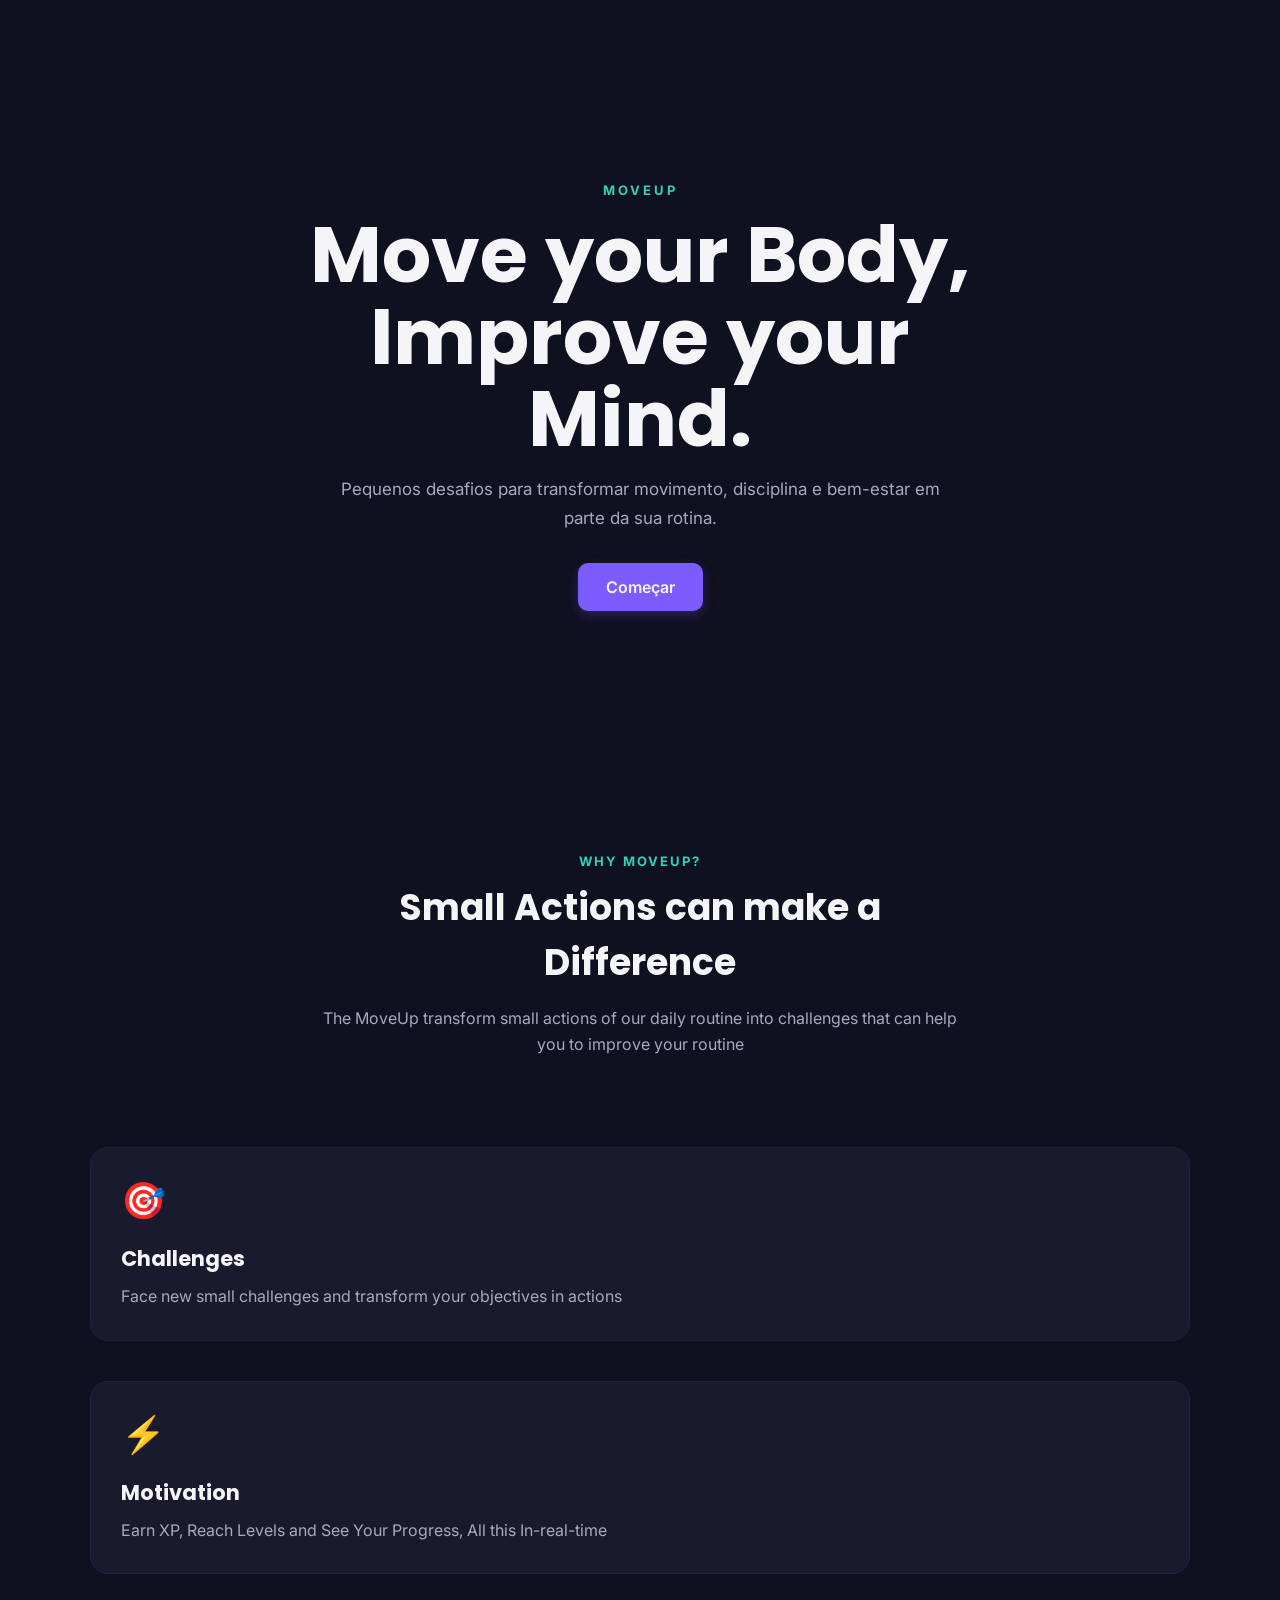
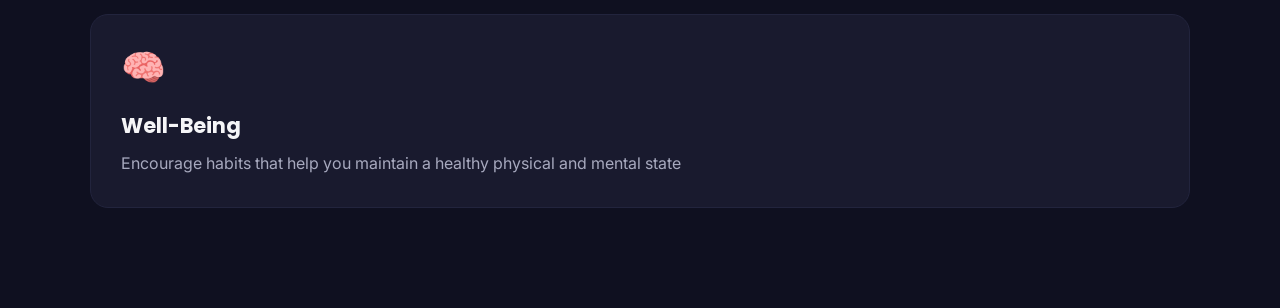
<file: index.html>
<!DOCTYPE html>
<html lang="pt-br">
<head>
    <meta charset="UTF-8">
    <meta name="viewport" content="width=device-width, initial-scale=1.0">
    <title>MoveUp - Landing Page</title>
    <link rel="preconnect" href="https://fonts.googleapis.com">
    <link rel="preconnect" href="https://fonts.gstatic.com" crossorigin>
    <link href="https://fonts.googleapis.com/css2?family=Inter:wght@400;500;600;700&family=Poppins:wght@600;700;800&display=swap" rel="stylesheet">
    <link rel="stylesheet" type="text/css" href="estilo.css">
</head>
<body>
    <main>
    <section class="hero">
        <div class="hero-content">
            <span class="hero-label">MOVEUP</span>
            <h1>Move your Body,<br>
            Improve your Mind.
            </h1>
            <p> Pequenos desafios para transformar movimento, disciplina e bem-estar
                em parte da sua rotina.</p>
            <button class="hero-button">Começar</button>
        </div>
    </section>
    <section class="pq-moveup">
        <div class="section-title">
            <span>WHY MOVEUP?</span>
            <h2>Small Actions can make a <strong>Difference</strong></h2>
            <p>The MoveUp transform small actions of our daily routine into
                challenges that can help you to improve your routine
            </p>
        </div>
        <br><br>

        <div class="Features">
            <div class="feature-card">
                <div class="feature-icon">🎯</div>
                <h3>Challenges</h3>
                <p>Face new small challenges and transform your objectives in actions</p>
            </div>
        </div>
        <br><br>

        <div class="feature-card">
                <div class="feature-icon">⚡</div>
                <h3>Motivation</h3>
                <p>Earn XP, Reach Levels and See Your Progress, All this In-real-time</p>
            </div>
            <br><br>
            <div class="feature-card">
                <div class="feature-icon">🧠</div>
                <h3>Well-Being</h3>
                <p>Encourage habits that help you maintain a healthy physical and mental state</p>
            </div>
    </section>
    </main>
</body>
</html>
</file>
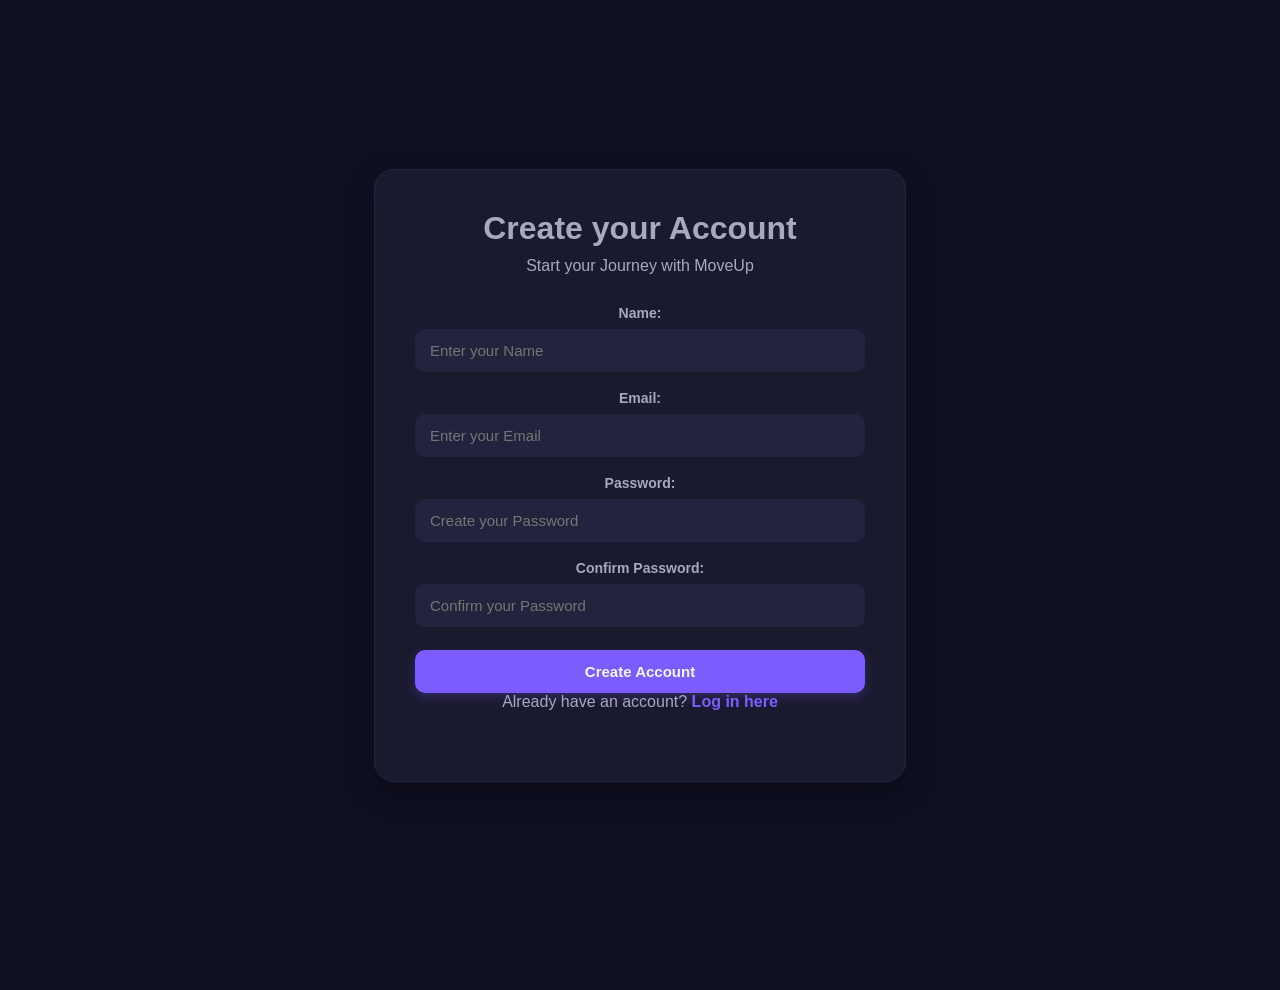
<file: cadastro.html>
<!DOCTYPE html>
<html lang="pt-br">
    <head>
        <meta charset="UTF-8">
        <meta name="viewport" content="width=device-width, initial-scale=1.0">
        <title>MoveUp - Cadastro</title>
        <link rel="stylesheet" type="text/css" href="estilo.css">
    </head>
    <body>
        <main class="signup-page">
            <div class="signup-card">
                <h1>Create your Account</h1>
                <p>Start your Journey with MoveUp</p>
                <form>
                    <label for="name">Name:</label>
                    <input type="text" id="name" name="name" placeholder="Enter your Name" required>

                    <label for="email">Email:</label>
                    <input type="email" id="email" name="email" placeholder="Enter your Email" required>

                    <label for="password">Password:</label>
                    <input type="password" id="password" name="password" placeholder="Create your Password" required>

                    <label for="confirm-password">Confirm Password:</label>
                    <input type="password" id="confirm-password" name="confirm-password" placeholder="Confirm your Password" required>

                    <button type="submit"> Create Account</button>
                </form>
                <p class="login-link"> Already have an account? <a href="login.html">Log in here</a></p>
            </div>
        </main>
    </body>
</file>
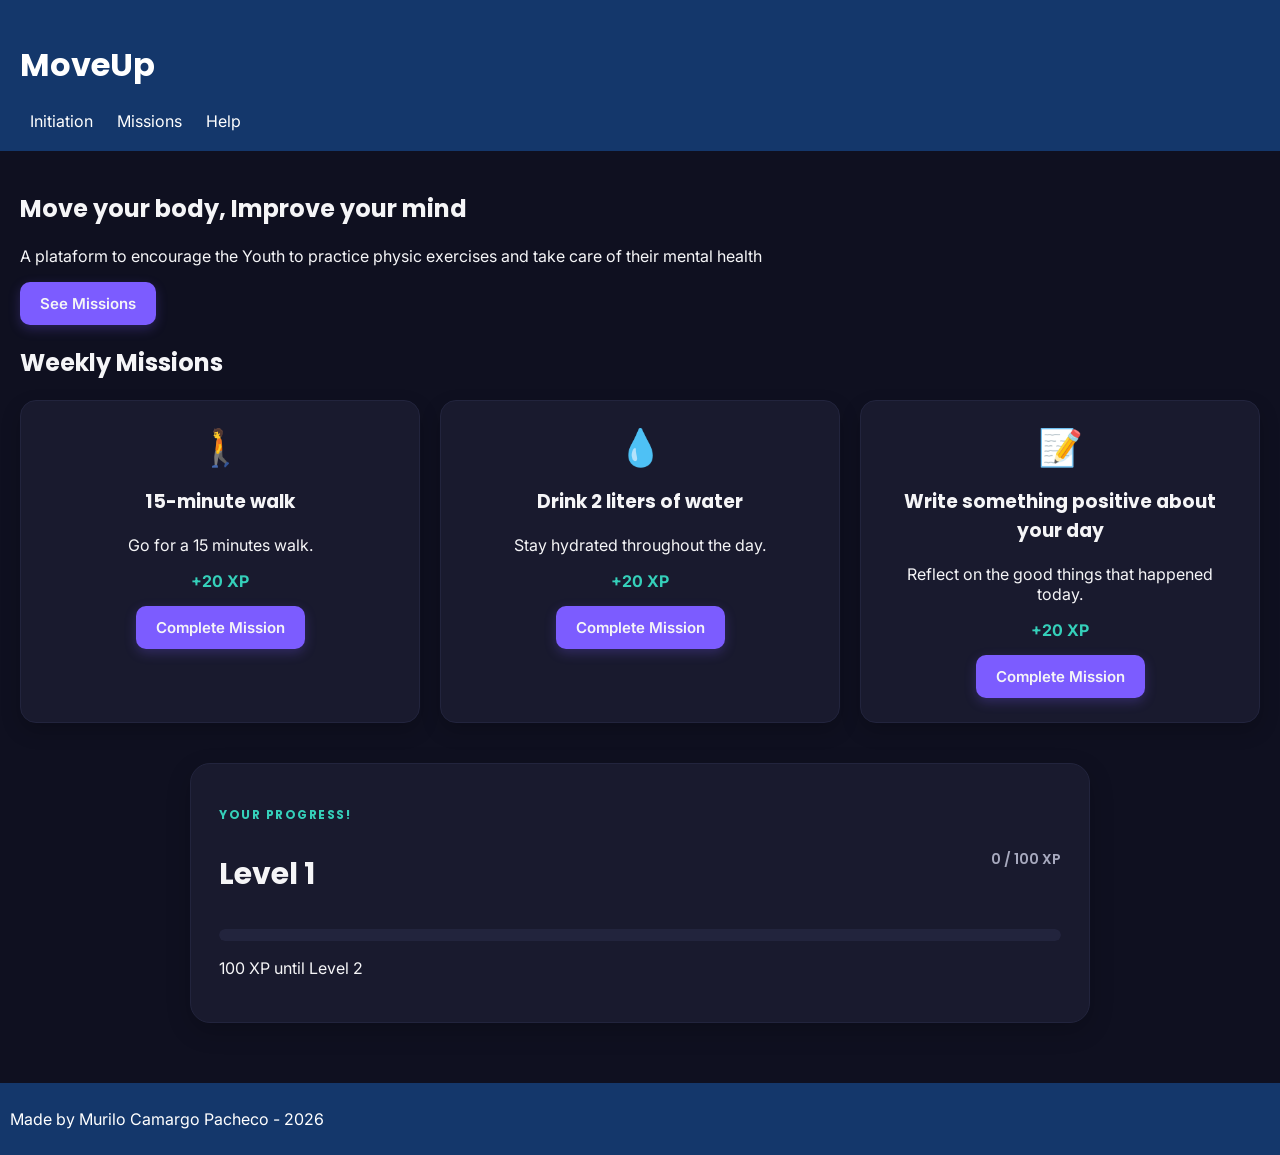
<file: Dashboard.html>
<!DOCTYPE html>
<html lang="pt-br">
    <head>
        <meta charset="UTF-8">
        <meta name="viewport" content="width=device-width, initial-scale=1.0">
        <title>MoveUp - DashBoard</title>
        <link rel="preconnect" href="https://fonts.googleapis.com">
        <link rel="preconnect" href="https://fonts.gstatic.com" crossorigin>
        <link href="https://fonts.googleapis.com/css2?family=Inter:wght@400;500;600;700&family=Poppins:wght@600;700;800&display=swap" rel="stylesheet">
        <link rel="stylesheet" type="text/css" href="estilo.css">
        <script src="script.js" defer></script>
    </head>
    <body>

        <header>
            <h1>MoveUp</h1>
            <nav>
                <a href="#">Initiation</a>
                <a href="#">Missions</a>
                <a href="#">Help</a>
            </nav>
        </header>

        <main>
            <section>
                <h2>Move your body, Improve your mind</h2>
                <p>A plataform to encourage the Youth to practice physic exercises and take care of their mental health</p>
                <button>See Missions</button>
            </section>

            <section>
                <h2>Weekly Missions</h2>
                <div class="missions">
                    <div class="mission-card">
                        <div class="mission-icon">🚶</div>
                        <h3>15-minute walk</h3>
                        <p>Go for a 15 minutes walk.</p>
                        <span class="mission-xp"> +20 XP</span>
                        <button id="mission1">Complete Mission</button>
                    </div>

                    <div class="mission-card">
                        <div class="mission-icon">💧</div>
                        <h3>Drink 2 liters of water</h3>
                        <p>Stay hydrated throughout the day.</p>
                        <span class="mission-xp"> +20 XP</span>
                        <button id="mission2">Complete Mission</button>
                    </div>

                    <div class="mission-card">
                        <div class="mission-icon">📝</div>
                        <h3>Write something positive about your day</h3>
                        <p>Reflect on the good things that happened today.</p>
                        <span class="mission-xp"> +20 XP</span>
                        <button id="mission3">Complete Mission</button>
                    </div>
                </div>
            
            </section>
            
            <section class="progress-section">
                <div class="progress-card">
                    <div class="progress-header">
                        <div>
                            <span class="progress-label">YOUR PROGRESS!</span>
                            <h2>Level <span id="level">1</span></h2>
                        </div>
                        <div class="xp-number">
                            <span id="xp">0</span> /
                            <span id="maxXp">100</span> XP

                        </div>
                    </div>
                    <progress id="xpBar" value="0" max="100"></progress>
                    <p class="xp-message">
                        <span id="xpRemaining">100</span> XP until Level 2
                    </p>
                </div>
            </section>
        </main>
    <footer>
        <p>Made by Murilo Camargo Pacheco - 2026</p>
    </footer>
    </body>
</html>
</file>
<file: estilo.css>
body {
    font-family: "Inter", sans-serif;
    margin: 0;

    background-color: var(--background);
    color: var(--text);
}

h1, h2, h3 {
    font-family: "Poppins", sans-serif;
}

:root {
    --background: #0f1020;
    --surface: #191a2e;
    --surface-light: #22243d;

    --primary: #7c5cff;
    --secondary: #35d0ba;

    --text: #f5f5f7;
    --text-muted: #a7a9be;
}

header {
    background-color: #14376b;
    color: white;
    padding: 20px;
}

nav a {
    color: white;
    margin: 0 10px;
    text-decoration: none;
}

main {
    padding: 20px;
}

footer {
    background-color: #14376b;
    color: white;
    padding: 10px;
}

button {
    background-color: var(--primary);
    color: var(--text);
    border: none;
    border-radius: 10px;
    padding: 12px 20px;
    
    font-family: "Inter", sans-serif;
    font-size: 15px;
    font-weight: 600;

    cursor: pointer;
    transition: 0.2s;

    box-shadow: 0px 4px 12px rgba(124, 92, 255, 0.25);
}

button:hover {
    transform: translateY(-2px);
}

button:active {
    transform: translateY(0);
}

button:disabled {
    opacity: 0.5;
    cursor: not-allowed;
}

.missions {
    display: grid;
    grid-template-columns: repeat(3, 1fr);
    gap:20px;
}

.mission-card {
    background-color: var(--surface);
    border-radius: 16px;
    padding: 24px;
    border: 1px solid var(--surface-light);
    box-shadow: 0 8px 20px rgba(0, 0, 0, 0.2);
    transition: transform 0.2s ease, border-color 0.2s ease;
    text-align: center;
}

.mission-card:hover {
    transform: translateY(-4px);
    border-color: var(--primary);
}

.mission-icon {
    font-size: 36px;
    margin-bottom: 15px;
}

.mission-xp {
    display: block;
    color: var(--secondary);
    font-weight: 700;
    margin: 15px 0;
}

.progress-section {
    margin: 40px auto;
    max-width: 900px;
}

.progress-card{
    background-color: var(--surface);
    padding: 28px;
    border-radius: 20px;

    border: 1px solid var(--surface-light);
    box-shadow: 0 8px 25px rgba(0, 0, 0, 0.2);
}

.progress-header {
    display: flex;
    justify-content: space-between;
    align-items: center;
    margin-bottom: 20px;
    margin: 5px 0 0;
    font-family: "Poppins", sans-serif;
    font-size: 20px;
}

.progress-label {
    color: var(--secondary);
    font-size: 12px;
    font-weight: 700;
    letter-spacing: 1.5px;
}

.xp-number {
    color: var(--text-muted);
    font-size: 14px;
    font-weight: 600;
}

progress {
    width: 100%;
    height: 12px;
    border: none;
    border-radius: 20px;
    overflow: hidden;
}

progress::-webkit-progress-bar {
    background-color: var(--surface-light);
    border-radius: 20px;
}

progress::-webkit-progress-value {
    background-color: var(--secondary);
    border-radius: 20px;
}

xp-message {
    margin: 12px 0 0;
    color: var(--text-muted);
    font-size: 14px;
}

.hero {
    min-height: 70vh;
    display: flex;
    align-items: center;
    justify-content: center;
    text-align: center;
    padding: 60px 20px;
}

.hero-content {
    max-width: 750px;
}

.hero-label {
    color: var(--secondary);
    font-size: 13px;
    font-weight: 700;
    letter-spacing: 3px;
}

.hero h1 {
    margin: 15px 0;
    font-family: "Poppins", sans-serif;
    font-size: clamp(42px, 7vw, 78px);
    line-height: 1.05;
}

.hero p {
    max-width: 600px;
    margin: 0 auto 30px;
    color: var(--text-muted);
    font-size: 17px;
    line-height: 1.7;
}

.hero button {
    font-size: 16px;
    padding: 14px 28px;
}

.pq-moveup {
    max-width: 1100px;
    margin: 0 auto;
    padding: 80px 20px;
}

.section-title {
    max-width: 650px;
    margin: 0 auto 50px;
    text-align: center;
}

.section-title > span {
    color: var(--secondary);
    font-size: 13px;
    font-weight: 700;
    letter-spacing: 2px;
}

.section-title h2 {
    font-size: 36px;
    margin: 10px 0;
}

.section-title p {
    color: var(--text-muted);
    line-height: 1.6;
}

.features {
    display: grid;
    grid-template-columns: repeat(3, 1fr);
    gap: 20px;
}

.feature-card {
    background-color: var(--surface);
    border-radius: 18px;
    padding: 30px;
    border: 1px solid var(--surface-light);
    transition: transform 0.2s ease, border-color 0.2s ease;
}

.feature-card:hover {
    transform: translateY(-5px);
    border-color: var(--primary);
}

.feature-icon {
    font-size: 36px;
    margin-bottom: 20px;
}

.feature-card h3 {
    margin-bottom: 10px;
    font-size: 21px;
}

.feature-card p {
    margin: 0;
    color: var(--text-muted);
    line-height: 1.6;
}

.signup-page {
    min-height: 100vh;
    display: flex;
    align-items: center;
    justify-content: center;
    padding: 40px 20px;
    margin: 0 0 10px;
    text-align: center;
    font-size: 32px;
}

.signup-card {
    margin: 0 0 30px;
    text-align: center;
    color: var(--text-muted);
    width: 100%;
    max-width: 450px;
    background-color: var(--surface);
    padding: 40px;
    border-radius: 20px;
    border: 1px solid var(--surface-light);
    box-shadow: 0 10px 30px rgba(0, 0, 0, 0.25);
}

.signup-card h1 {
    margin: 0 0 10px;
    text-align: center;
    font-size: 32px;
}

.signup-card > p {
    margin: 0 0 30px;
    text-align: center;
    color: var(--text-muted);
    font-size: 16px;
}

.signup-card form {
    display: flex;
    flex-direction: column;
}

.signup-card form label {
    margin-bottom: 8px;
    font-size: 14px;
    font-weight: 600;
}

.signup-card input {
    width: 100%;
    box-sizing: border-box;
    padding: 12px 14px;
    background-color: var(--surface-light);
    color: var(--text);
    border: 1px solid transparent;
    border-radius: 10px;
    font-family: "Inter", sans-serif;
    font-size: 15px;
    outline: none;
    margin-bottom: 18px;
    min-height: 42px;
}

.signup-card input:focus {
    border-color: var(--primary);
}

.signup-card button {
    margin-top: 5px;
    padding: 13px;
    border: none;
    border-radius: 10px;
    background-color: var(--primary);
    color: var(--text);
    font-family: "Inter", sans-serif;
    font-size: 15px;
    font-weight: 700;
    cursor: pointer;
    transition: 0.2s;
}

.signup-card button:hover {
    transform: translateY(-2px);
    opacity: 0.9;
}

.login-link {
    margin: 20px 0 0;
    font-size: 14px;
    text-align: center;
    color: var(--text-muted);
}

.login-link a {
    color: var(--primary);
    text-decoration: none;
    font-weight: 600;
}

.login-link a:hover {
    text-decoration: underline;
}
</file>
